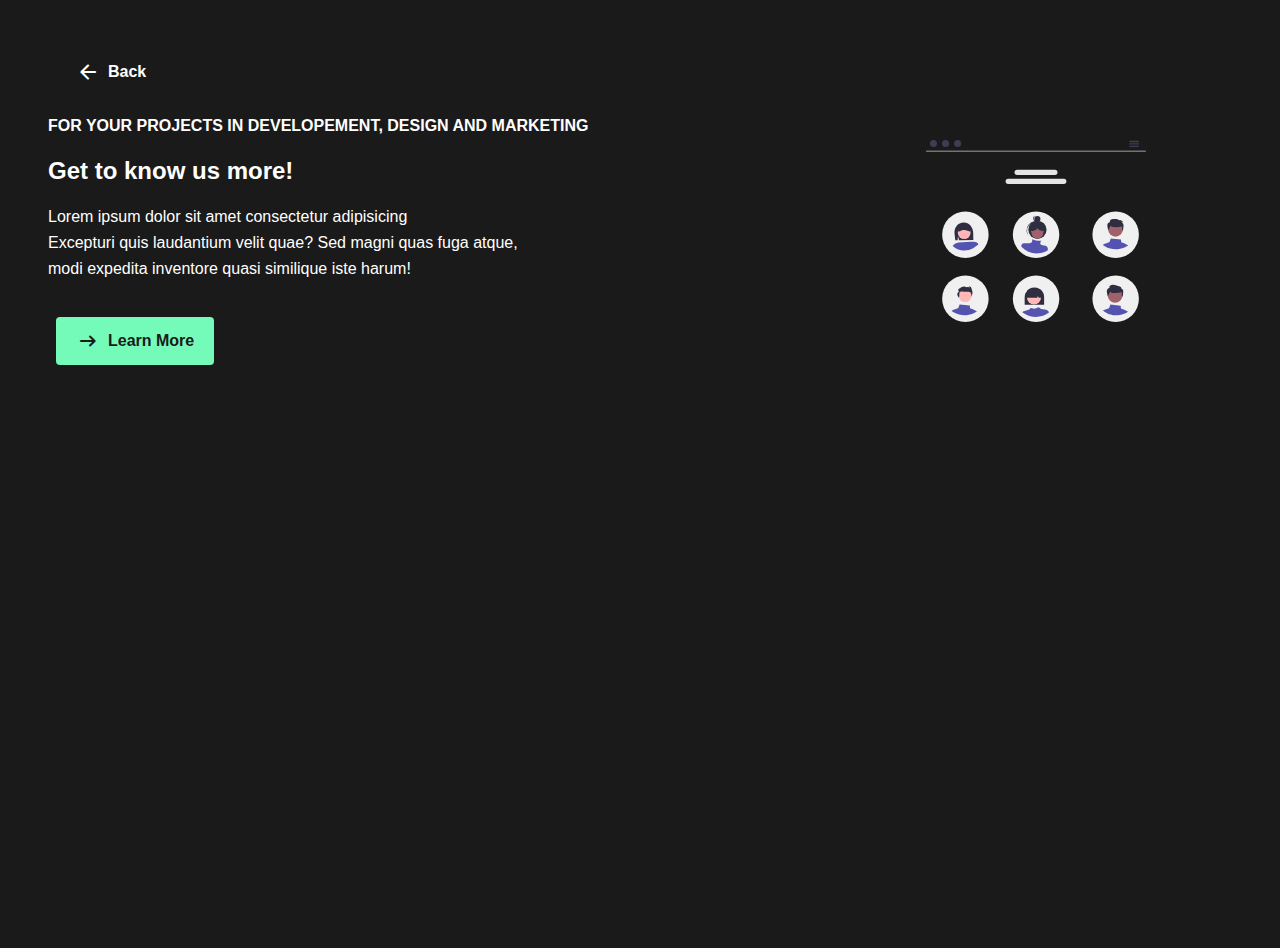
<file: aboutus.html>
<!DOCTYPE html>
<html lang="en">
  <head>
    <meta charset="UTF-8" />
    <meta name="viewport" content="width=device-width, initial-scale=1.0" />
    <link
      rel="stylesheet"
      href="https://fonts.googleapis.com/css2?family=Material+Symbols+Rounded:opsz,wght,FILL,GRAD@20..48,100..700,0..1,-50..200"
    />
    <link rel="stylesheet" href="./assets/css/styles.css" />
    <title>About Agency AR</title>
  </head>

  <body class="background-main">
    <header>
      <button
        onclick="location.href='index.html'"
        class="text-button-icon-right"
      >
        <span class="material-symbols-rounded"> arrow_back </span>Back
      </button>
    </header>

    <section id="about">
      <div class="img-container">
        <img
          width="220"
          height="330"
          src="./assets/images/undraw_about_us_page_re_2jfm.svg"
          alt="about us illustration"
        />
      </div>
      <div class="text-container">
        <h4>FOR YOUR PROJECTS IN DEVELOPEMENT, DESIGN AND MARKETING</h4>
        <h2>Get to know us more!</h2>
        <p>
          Lorem ipsum dolor sit amet consectetur adipisicing <br />
          Excepturi quis laudantium velit quae? Sed magni quas fuga atque,
          <br />
          modi expedita inventore quasi similique iste harum!
        </p>
        <button class="contatined-button-accent">
          <span class="material-symbols-rounded"> arrow_right_alt </span>Learn
          More
        </button>
      </div>
    </section>
  </body>
</html>
</file>
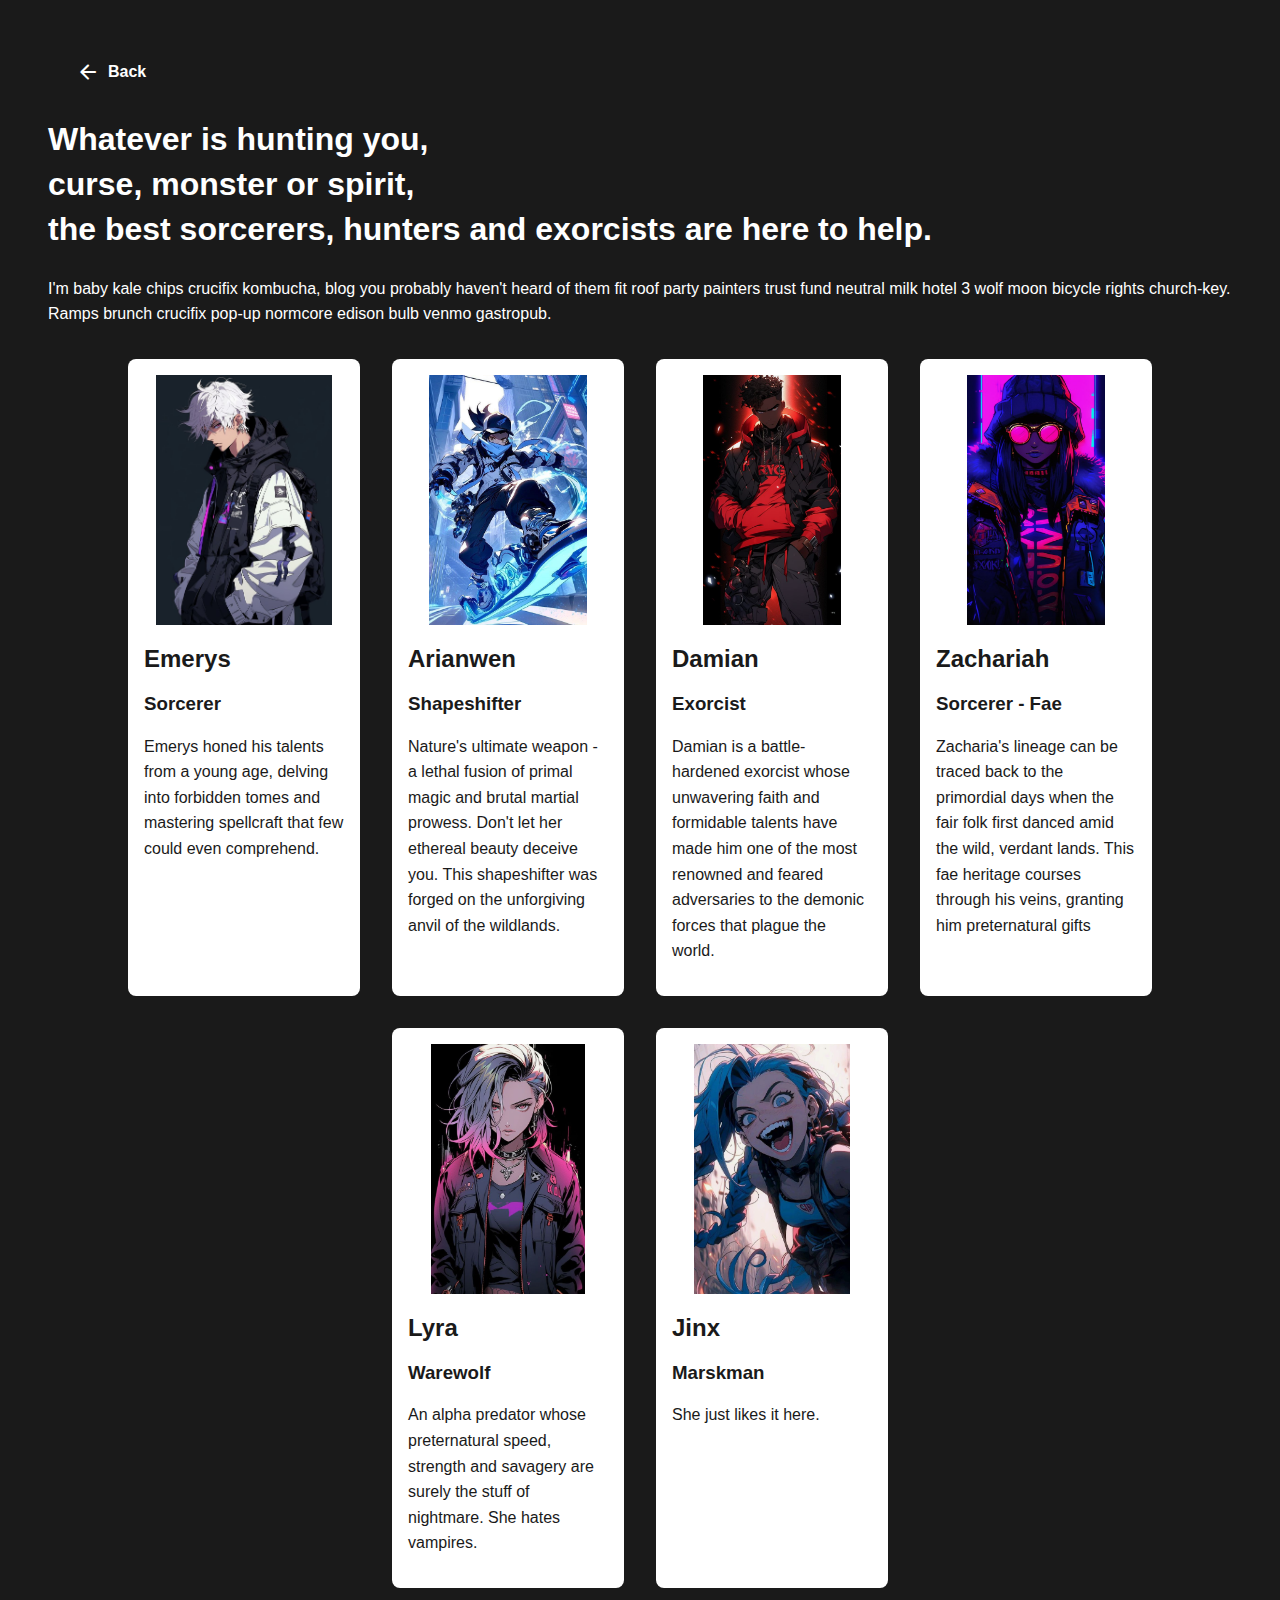
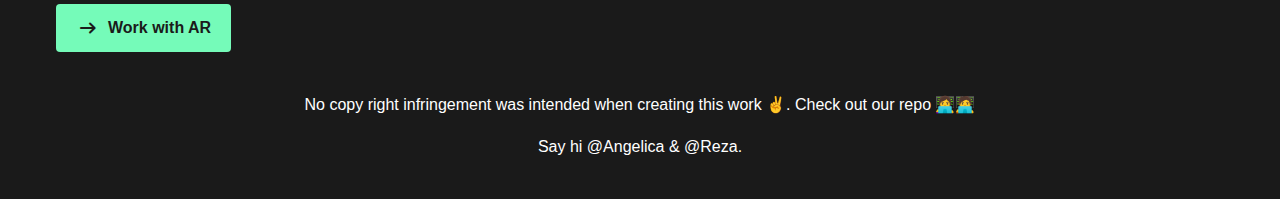
<file: find.html>
<!DOCTYPE html>
<html lang="en">
  <head>
    <meta charset="UTF-8" />
    <meta name="viewport" content="width=device-width, initial-scale=1.0" />
    <link
      rel="stylesheet"
      href="https://fonts.googleapis.com/css2?family=Material+Symbols+Rounded:opsz,wght,FILL,GRAD@20..48,100..700,0..1,-50..200"
    />

    <title>AR Agency</title>
    <link rel="stylesheet" href="./assets/css/styles.css" />
    <script type="module" src="./js/index.js" defer></script>
  </head>
  <body class="background-main">
    <header>
      <button
        onclick="location.href='index.html'"
        class="text-button-icon-right"
      >
        <span class="material-symbols-rounded"> arrow_back </span>Back
      </button>
    </header>

    <main>
      <section>
        <h1>
          Whatever is hunting you,<br />curse, monster or spirit,<br />
          the best sorcerers, hunters and exorcists are here to help.
        </h1>

        <p>
          I'm baby kale chips crucifix kombucha, blog you probably haven't heard
          of them fit roof party painters trust fund neutral milk hotel 3 wolf
          moon bicycle rights church-key. Ramps brunch crucifix pop-up normcore
          edison bulb venmo gastropub.
        </p>
      </section>
      <section id="gallery-section"></section>
      <button
        onclick="location.href='contact.html'"
        class="contatined-button-accent"
      >
        <span class="material-symbols-rounded"> arrow_right_alt </span>Work with
        AR
      </button>
    </main>

    <footer>
      <p>
        No copy right infringement was intended when creating this work ✌️.
        Check out <a href="https://github.com/fac31/Agency_AR">our repo 👩‍💻🧑‍💻</a>
      </p>
      <p>
        Say hi <a href="https://github.com/Angelica137">@Angelica</a> &
        <a href="https://github.com/RGHANILOO">@Reza</a>.
      </p>
    </footer>
  </body>
</html>
</file>
<file: assets/css/styles.css>
@import url("../css/inputs.css");
@import url("../css/cards.css");
@import url("../css/responsive.css");


:root {
  --primary-color: rgb(26, 26, 26);
  --secondary-color:rgb(255, 255, 255);
  --accent-color:rgba(117, 251, 185, 1);
	--body-text-scondary: rgb(96, 96, 96);
	--font-stack: "Lato", sans-serif;
}

html {
	height: 100%;
  box-sizing: border-box;
  overflow-x: hidden; 
  
  
}

.nav-container {
  display: flex;
  align-items: center;
  justify-content: space-between;
  margin-bottom: 80px;
}

body {
	display: flex;
	flex-direction: column;
	font-family: var(--font-stack);
	color: var(--secondary-color);
	margin: 48px;
  
  

}

.nav-links {
  flex: 1;
  display: flex;
  justify-content: center;
}

.nav-menu {
  display: flex;
  justify-content: center;
  padding: 0;
  margin: 0 auto;
  list-style-type: none;
}

.nav-page-link {
	font-weight: 600;
  margin-right: 32px;
}

/* this pushes the footer to the bottom, don't touch*/
main{
	flex: 1;
}

main > section > * + * {
  margin-top: 24px;
}

h1 {
  line-height: 1.4;
  font-size: 32px;
}

p {
  line-height: 1.6;
  font-size: 16px;
}

a {
	text-decoration: none;
	color: var(--secondary-color);
	color: inherit;
}

a:hover, a:active, a:focus {
	text-decoration: underline;
	color: inherit;
}

.background-main {
	background: var(--primary-color);
	background-size: cover;
	background-repeat: no-repeat;
	background-position: center center;
	height: 100svh;
}

.background-content {
	background-image: url("../images/team.webp");
	background-size: cover;
	background-repeat: no-repeat;
	background-position: center center;
	height: 100svh;
}


/* Contact */
.contact-header {
	line-height: 0;
}


/* abouts us section styles */
#about {
  display: flex;
  flex-direction: row-reverse;
  justify-content: space-between;
  align-items: center;
  margin-bottom: 80px;
}
.img-container {
  display: flex;
  margin-right: 40px;
}
img {
  /* width: 400px;
  margin-inline: auto;*/
  margin-right: 46px; 
  display: block;
  max-width: 100%;
  height: auto;
}

.body-secondary {
	color: var(--body-text-scondary);
}

footer {
	background-color: var(--primary-color);
	position: 0;
	left: 0;
	bottom: 0;
  height: 100px;
  width: 100vw;
	position: relative;
	left: 50%;
  right: 50%;
  transform: translateX(-50%);
	padding: 24px;
  color: var(--text-color-white);
  text-align: center;
}
</file>
